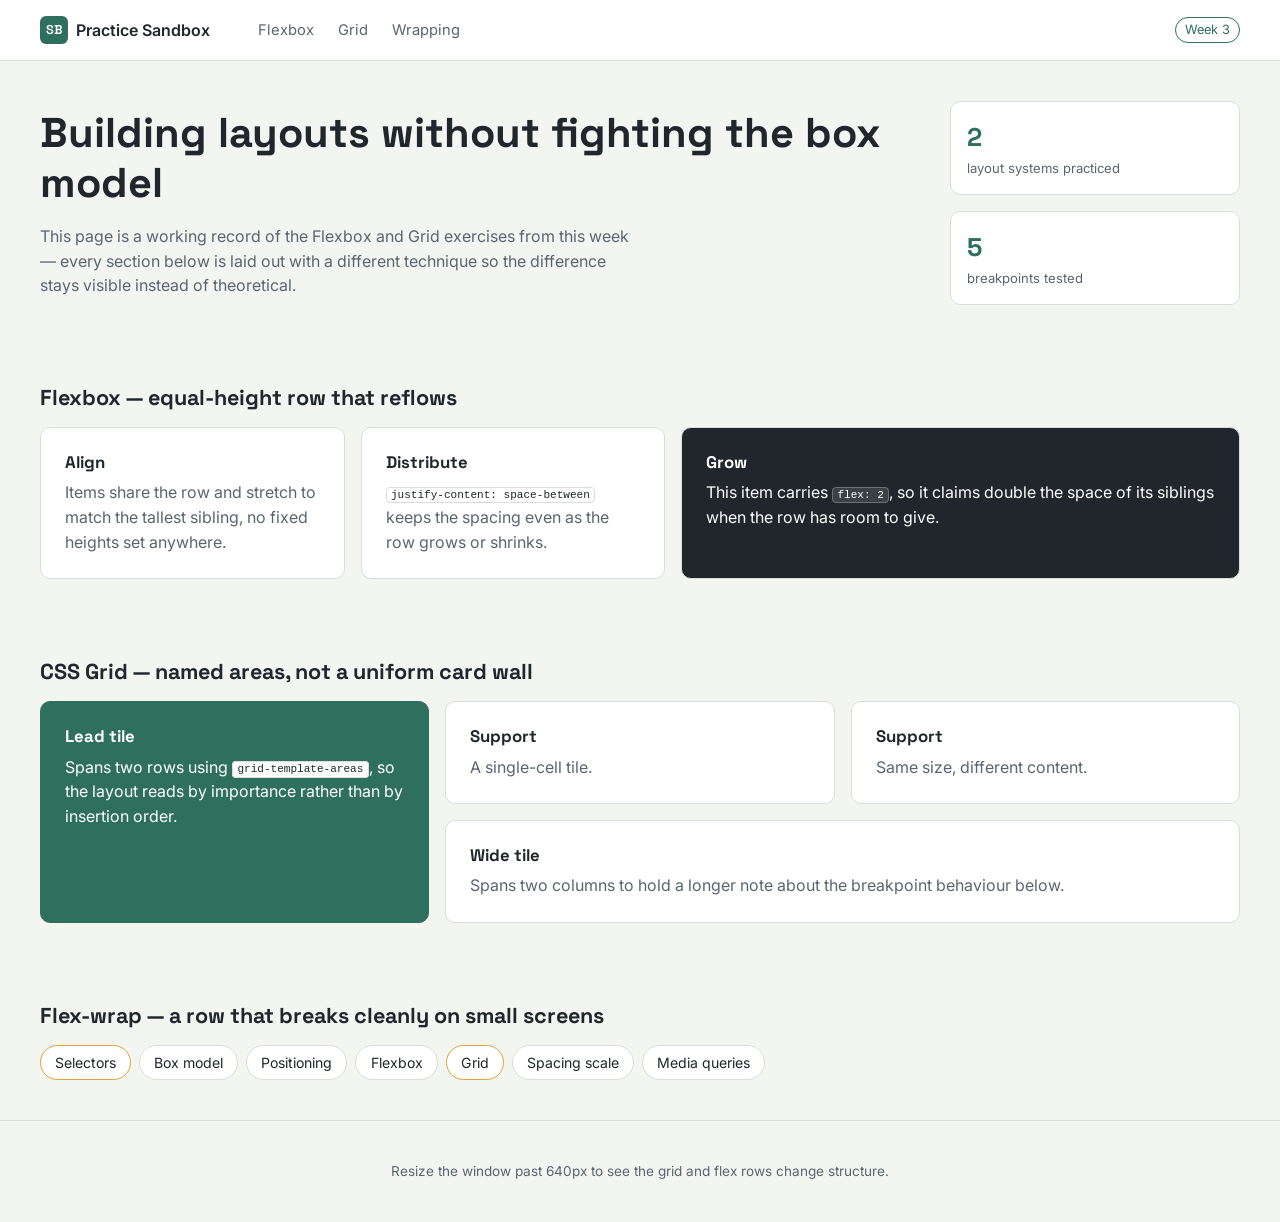
<file: 01-flexbox-grid/index.html>
<!DOCTYPE html>
<html lang="en">
<head>
<meta charset="UTF-8" />
<meta name="viewport" content="width=device-width, initial-scale=1.0" />
<title>Flexbox &amp; Grid — Practice Sandbox</title>
<link rel="preconnect" href="https://fonts.googleapis.com" />
<link href="https://fonts.googleapis.com/css2?family=Space+Grotesk:wght@500;700&family=Inter:wght@400;500;600&display=swap" rel="stylesheet" />
<link rel="stylesheet" href="style.css" />
</head>
<body>

  <header class="nav">
    <div class="nav__brand">
      <span class="nav__mark">SB</span>
      <span>Practice Sandbox</span>
    </div>
    <nav class="nav__links">
      <a href="#layout">Flexbox</a>
      <a href="#grid">Grid</a>
      <a href="#chips">Wrapping</a>
    </nav>
    <span class="nav__tag">Week 3</span>
  </header>

  <main>
    <section class="hero">
      <div class="hero__text">
        <h1>Building layouts without fighting the box model</h1>
        <p>This page is a working record of the Flexbox and Grid exercises from this week — every section below is
          laid out with a different technique so the difference stays visible instead of theoretical.</p>
      </div>
      <aside class="hero__panel">
        <div class="hero__stat">
          <strong>2</strong>
          <span>layout systems practiced</span>
        </div>
        <div class="hero__stat">
          <strong>5</strong>
          <span>breakpoints tested</span>
        </div>
      </aside>
    </section>

    <section id="layout" class="split">
      <h2>Flexbox — equal-height row that reflows</h2>
      <div class="split__row">
        <article class="split__item">
          <h3>Align</h3>
          <p>Items share the row and stretch to match the tallest sibling, no fixed heights set anywhere.</p>
        </article>
        <article class="split__item">
          <h3>Distribute</h3>
          <p><code>justify-content: space-between</code> keeps the spacing even as the row grows or shrinks.</p>
        </article>
        <article class="split__item split__item--wide">
          <h3>Grow</h3>
          <p>This item carries <code>flex: 2</code>, so it claims double the space of its siblings when the row has room to give.</p>
        </article>
      </div>
    </section>

    <section id="grid" class="bento">
      <h2>CSS Grid — named areas, not a uniform card wall</h2>
      <div class="bento__grid">
        <div class="bento__cell bento__cell--lead">
          <h3>Lead tile</h3>
          <p>Spans two rows using <code>grid-template-areas</code>, so the layout reads by importance rather than by insertion order.</p>
        </div>
        <div class="bento__cell">
          <h3>Support</h3>
          <p>A single-cell tile.</p>
        </div>
        <div class="bento__cell">
          <h3>Support</h3>
          <p>Same size, different content.</p>
        </div>
        <div class="bento__cell bento__cell--wide">
          <h3>Wide tile</h3>
          <p>Spans two columns to hold a longer note about the breakpoint behaviour below.</p>
        </div>
      </div>
    </section>

    <section id="chips" class="chips">
      <h2>Flex-wrap — a row that breaks cleanly on small screens</h2>
      <ul class="chips__list">
        <li>Selectors</li>
        <li>Box model</li>
        <li>Positioning</li>
        <li>Flexbox</li>
        <li>Grid</li>
        <li>Spacing scale</li>
        <li>Media queries</li>
      </ul>
    </section>
  </main>

  <footer class="foot">
    <p>Resize the window past 640px to see the grid and flex rows change structure.</p>
  </footer>

</body>
</html>
</file>
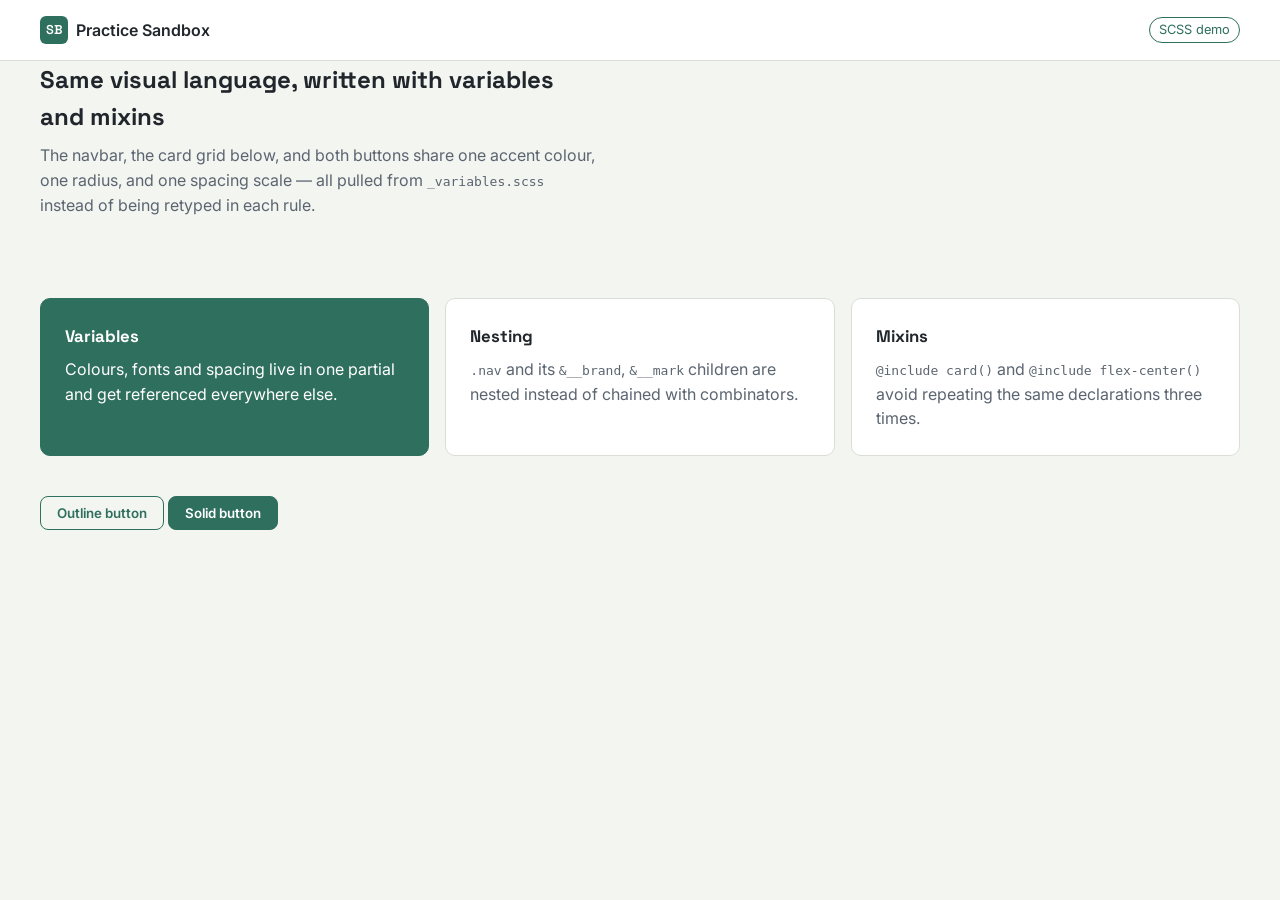
<file: 02-scss/index.html>
<!DOCTYPE html>
<html lang="en">
<head>
<meta charset="UTF-8" />
<meta name="viewport" content="width=device-width, initial-scale=1.0" />
<title>SCSS Practice — Sandbox</title>
<link rel="preconnect" href="https://fonts.googleapis.com" />
<link href="https://fonts.googleapis.com/css2?family=Space+Grotesk:wght@500;700&family=Inter:wght@400;500;600&display=swap" rel="stylesheet" />
<!-- This is the COMPILED output of scss/main.scss — see that folder for the source partials -->
<link rel="stylesheet" href="css/main.css" />
</head>
<body>

  <header class="nav">
    <div class="nav__brand">
      <span class="nav__mark">SB</span>
      <span>Practice Sandbox</span>
    </div>
    <span class="nav__tag">SCSS demo</span>
  </header>

  <section class="section">
    <h1>Same visual language, written with variables and mixins</h1>
    <p>The navbar, the card grid below, and both buttons share one accent colour, one radius, and one spacing
      scale — all pulled from <code>_variables.scss</code> instead of being retyped in each rule.</p>
  </section>

  <div class="card-grid">
    <article class="card card--accent">
      <h3>Variables</h3>
      <p>Colours, fonts and spacing live in one partial and get referenced everywhere else.</p>
    </article>
    <article class="card">
      <h3>Nesting</h3>
      <p><code>.nav</code> and its <code>&amp;__brand</code>, <code>&amp;__mark</code> children are nested instead of chained with combinators.</p>
    </article>
    <article class="card">
      <h3>Mixins</h3>
      <p><code>@include card()</code> and <code>@include flex-center()</code> avoid repeating the same declarations three times.</p>
    </article>
  </div>

  <section class="section">
    <button class="btn">Outline button</button>
    <button class="btn btn--solid">Solid button</button>
  </section>

</body>
</html>
</file>
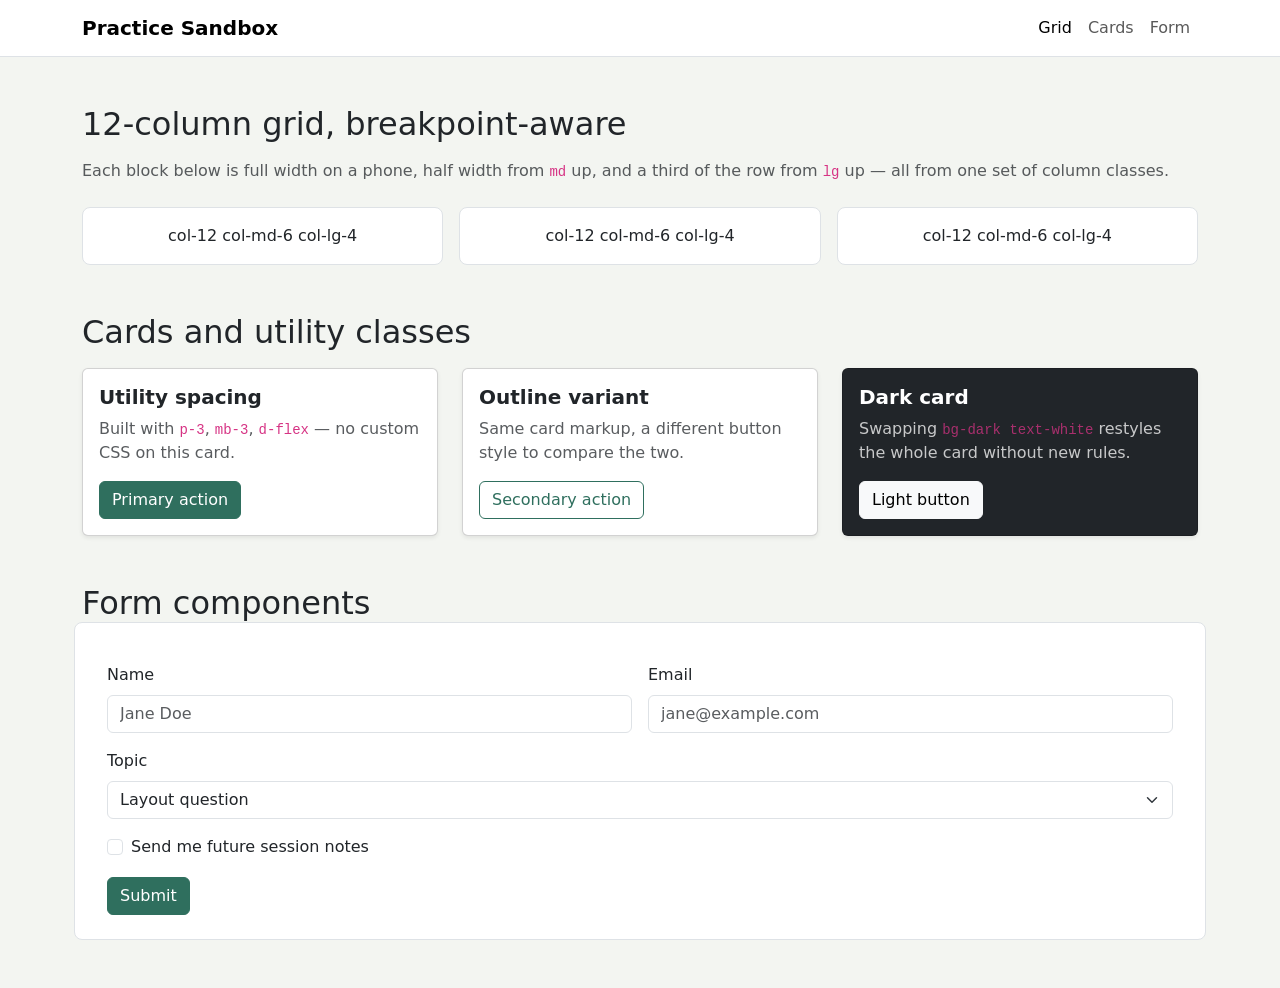
<file: 03-bootstrap/index.html>
<!DOCTYPE html>
<html lang="en">
<head>
<meta charset="UTF-8" />
<meta name="viewport" content="width=device-width, initial-scale=1.0" />
<title>Bootstrap Practice — Sandbox</title>
<link href="https://cdn.jsdelivr.net/npm/bootstrap@5.3.3/dist/css/bootstrap.min.css" rel="stylesheet" />
<style>
  /* Small overrides so the page doesn't read as raw default Bootstrap */
  :root { --bs-primary: #2F6F5E; --bs-primary-rgb: 47, 111, 94; }
  body { background: #F3F5F1; }
  .navbar-brand { font-weight: 700; }
  .btn-primary { background-color: #2F6F5E; border-color: #2F6F5E; }
  .btn-primary:hover { background-color: #24564A; border-color: #24564A; }
  .btn-outline-primary { color: #2F6F5E; border-color: #2F6F5E; }
  .btn-outline-primary:hover { background-color: #2F6F5E; border-color: #2F6F5E; }
  .card-title { font-weight: 600; }
</style>
</head>
<body>

  <!-- Navbar component -->
  <nav class="navbar navbar-expand-lg navbar-light bg-white border-bottom">
    <div class="container">
      <a class="navbar-brand" href="#">Practice Sandbox</a>
      <button class="navbar-toggler" type="button" data-bs-toggle="collapse" data-bs-target="#navMenu">
        <span class="navbar-toggler-icon"></span>
      </button>
      <div class="collapse navbar-collapse" id="navMenu">
        <ul class="navbar-nav ms-auto">
          <li class="nav-item"><a class="nav-link active" href="#grid">Grid</a></li>
          <li class="nav-item"><a class="nav-link" href="#cards">Cards</a></li>
          <li class="nav-item"><a class="nav-link" href="#form">Form</a></li>
        </ul>
      </div>
    </div>
  </nav>

  <!-- Grid system: container / row / col with breakpoint-aware columns -->
  <section id="grid" class="container py-5">
    <h2 class="mb-3">12-column grid, breakpoint-aware</h2>
    <p class="text-muted mb-4">Each block below is full width on a phone, half width from <code>md</code> up, and a
      third of the row from <code>lg</code> up — all from one set of column classes.</p>
    <div class="row g-3 text-center">
      <div class="col-12 col-md-6 col-lg-4">
        <div class="p-3 bg-white border rounded-3">col-12 col-md-6 col-lg-4</div>
      </div>
      <div class="col-12 col-md-6 col-lg-4">
        <div class="p-3 bg-white border rounded-3">col-12 col-md-6 col-lg-4</div>
      </div>
      <div class="col-12 col-md-6 col-lg-4">
        <div class="p-3 bg-white border rounded-3">col-12 col-md-6 col-lg-4</div>
      </div>
    </div>
  </section>

  <!-- Cards + buttons + utility classes -->
  <section id="cards" class="container pb-5">
    <h2 class="mb-3">Cards and utility classes</h2>
    <div class="row g-4">
      <div class="col-12 col-md-4">
        <div class="card h-100 shadow-sm">
          <div class="card-body d-flex flex-column">
            <h5 class="card-title">Utility spacing</h5>
            <p class="card-text text-muted flex-grow-1">Built with <code>p-3</code>, <code>mb-3</code>, <code>d-flex</code> — no custom CSS on this card.</p>
            <button class="btn btn-primary align-self-start">Primary action</button>
          </div>
        </div>
      </div>
      <div class="col-12 col-md-4">
        <div class="card h-100 shadow-sm">
          <div class="card-body d-flex flex-column">
            <h5 class="card-title">Outline variant</h5>
            <p class="card-text text-muted flex-grow-1">Same card markup, a different button style to compare the two.</p>
            <button class="btn btn-outline-primary align-self-start">Secondary action</button>
          </div>
        </div>
      </div>
      <div class="col-12 col-md-4">
        <div class="card h-100 shadow-sm bg-dark text-white">
          <div class="card-body d-flex flex-column">
            <h5 class="card-title">Dark card</h5>
            <p class="card-text flex-grow-1 opacity-75">Swapping <code>bg-dark text-white</code> restyles the whole card without new rules.</p>
            <button class="btn btn-light align-self-start">Light button</button>
          </div>
        </div>
      </div>
    </div>
  </section>

  <!-- Form components -->
  <section id="form" class="container pb-5">
    <h2 class="mb-3">Form components</h2>
    <form class="row g-3 bg-white p-4 border rounded-3" onsubmit="return false;">
      <div class="col-12 col-md-6">
        <label for="name" class="form-label">Name</label>
        <input type="text" class="form-control" id="name" placeholder="Jane Doe" />
      </div>
      <div class="col-12 col-md-6">
        <label for="email" class="form-label">Email</label>
        <input type="email" class="form-control" id="email" placeholder="jane@example.com" />
      </div>
      <div class="col-12">
        <label for="topic" class="form-label">Topic</label>
        <select class="form-select" id="topic">
          <option selected>Layout question</option>
          <option>Component question</option>
          <option>Something else</option>
        </select>
      </div>
      <div class="col-12">
        <div class="form-check">
          <input class="form-check-input" type="checkbox" id="updates" />
          <label class="form-check-label" for="updates">Send me future session notes</label>
        </div>
      </div>
      <div class="col-12">
        <button type="submit" class="btn btn-primary">Submit</button>
      </div>
    </form>
  </section>

  <script src="https://cdn.jsdelivr.net/npm/bootstrap@5.3.3/dist/js/bootstrap.bundle.min.js"></script>
</body>
</html>
</file>
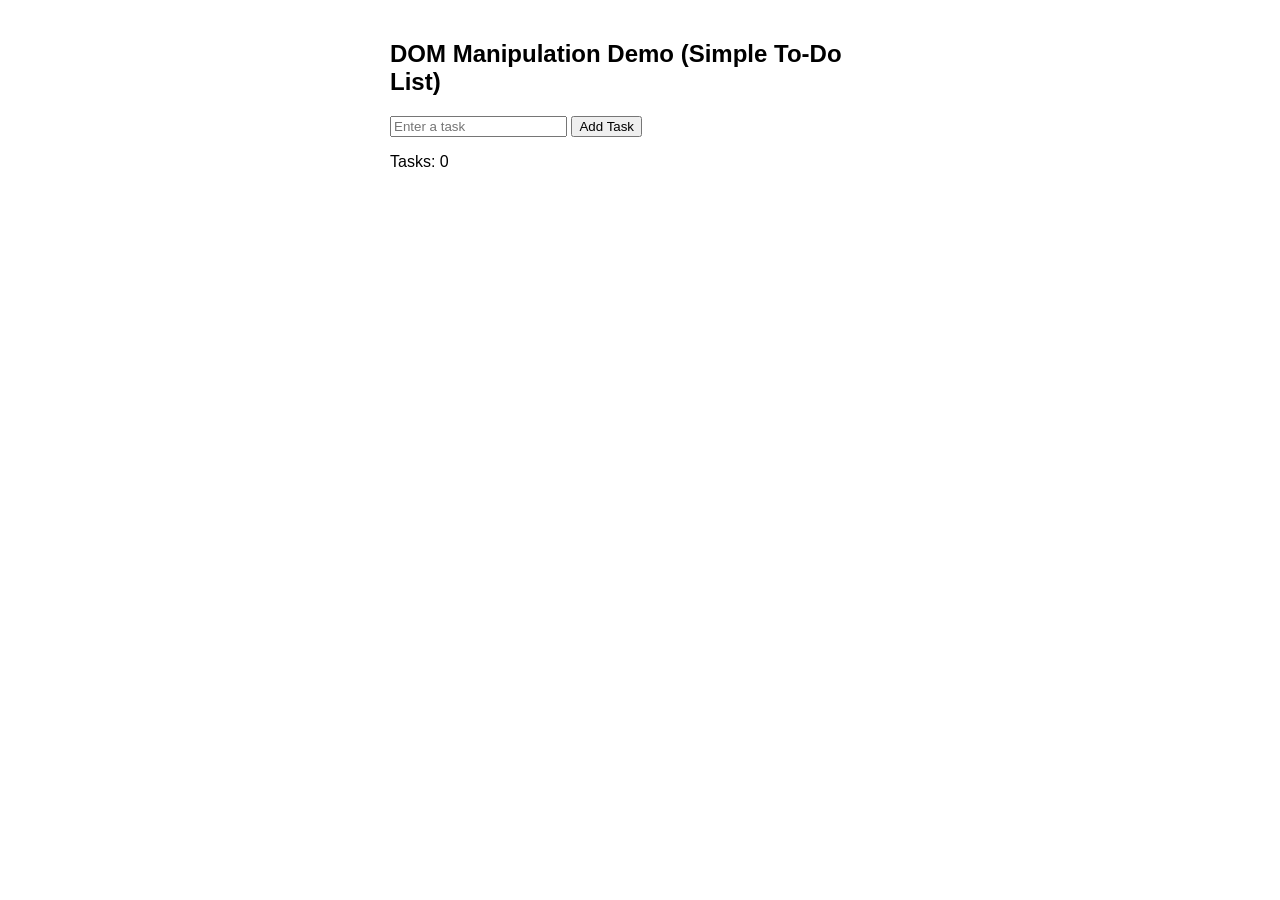
<file: week4_learning/05-dom-manipulation.html>
<!DOCTYPE html>
<html lang="en">
<head>
  <meta charset="UTF-8" />
  <title>DOM Manipulation Demo</title>
  <style>
    body { font-family: Arial, sans-serif; max-width: 500px; margin: 40px auto; }
    #list { padding-left: 20px; }
    .done { text-decoration: line-through; color: gray; }
    button { margin-right: 8px; }
  </style>
</head>
<body>
  <h2>DOM Manipulation Demo (Simple To-Do List)</h2>

  <input type="text" id="taskInput" placeholder="Enter a task" />
  <button id="addBtn">Add Task</button>

  <ul id="list"></ul>

  <p id="counter">Tasks: 0</p>

  <script>
    // Selecting elements from the DOM
    const input = document.getElementById("taskInput");
    const addBtn = document.getElementById("addBtn");
    const list = document.getElementById("list");
    const counter = document.getElementById("counter");

    let taskCount = 0;

    function updateCounter() {
      counter.textContent = `Tasks: ${taskCount}`;
    }

    function addTask() {
      const text = input.value.trim();
      if (text === "") return;

      // Creating a new element dynamically
      const li = document.createElement("li");
      li.textContent = text;

      // Toggle "done" style on click
      li.addEventListener("click", () => {
        li.classList.toggle("done");
      });

      // Remove button for each task
      const removeBtn = document.createElement("button");
      removeBtn.textContent = "Remove";
      removeBtn.addEventListener("click", (e) => {
        e.stopPropagation(); // don't trigger the li's click too
        list.removeChild(li);
        taskCount--;
        updateCounter();
      });

      li.appendChild(removeBtn);
      list.appendChild(li); // Adding element to the DOM

      taskCount++;
      updateCounter();

      input.value = "";
      input.focus();
    }

    // Event listeners
    addBtn.addEventListener("click", addTask);
    input.addEventListener("keydown", (e) => {
      if (e.key === "Enter") addTask();
    });
  </script>
</body>
</html>
</file>
<file: 01-flexbox-grid/style.css>
/* ---------------------------------------------
   Tokens
--------------------------------------------- */
:root {
  --bg: #F3F5F1;
  --surface: #FFFFFF;
  --ink: #20262B;
  --ink-soft: #5B6570;
  --accent: #2F6F5E;
  --accent-warm: #E2A33B;
  --line: #DBDED6;

  --font-head: "Space Grotesk", sans-serif;
  --font-body: "Inter", sans-serif;

  --space-1: 0.5rem;
  --space-2: 1rem;
  --space-3: 1.5rem;
  --space-4: 2.5rem;
  --space-5: 4rem;
}

* { box-sizing: border-box; }

body {
  margin: 0;
  background: var(--bg);
  color: var(--ink);
  font-family: var(--font-body);
  line-height: 1.55;
}

h1, h2, h3 {
  font-family: var(--font-head);
  font-weight: 700;
  margin: 0 0 var(--space-2);
  line-height: 1.2;
}

h1 { font-size: clamp(1.8rem, 3vw + 1rem, 2.6rem); }
h2 { font-size: 1.35rem; }
h3 { font-size: 1.05rem; margin-bottom: var(--space-1); }

p { margin: 0; color: var(--ink-soft); }

code {
  background: var(--surface);
  border: 1px solid var(--line);
  border-radius: 4px;
  padding: 0.1em 0.4em;
  font-size: 0.85em;
  color: var(--ink);
}

section, header, footer { padding: var(--space-4) var(--space-4); }

/* ---------------------------------------------
   Flexbox: top nav
--------------------------------------------- */
.nav {
  display: flex;
  align-items: center;
  gap: var(--space-3);
  padding: var(--space-2) var(--space-4);
  background: var(--surface);
  border-bottom: 1px solid var(--line);
}

.nav__brand {
  display: flex;
  align-items: center;
  gap: var(--space-1);
  font-weight: 600;
}

.nav__mark {
  display: inline-flex;
  align-items: center;
  justify-content: center;
  width: 28px;
  height: 28px;
  background: var(--accent);
  color: var(--surface);
  font-family: var(--font-head);
  font-size: 0.8rem;
  border-radius: 6px;
}

.nav__links {
  display: flex;
  gap: var(--space-3);
  margin-left: var(--space-3);
}

.nav__links a {
  color: var(--ink-soft);
  text-decoration: none;
  font-size: 0.92rem;
}

.nav__links a:hover { color: var(--accent); }

.nav__tag {
  margin-left: auto;
  font-size: 0.8rem;
  color: var(--accent);
  border: 1px solid var(--accent);
  padding: 0.2em 0.7em;
  border-radius: 20px;
}

/* ---------------------------------------------
   Flexbox: hero (two unequal columns)
--------------------------------------------- */
.hero {
  display: flex;
  gap: var(--space-4);
  align-items: center;
}

.hero__text { flex: 3; }
.hero__text p { margin-top: var(--space-2); max-width: 60ch; }

.hero__panel {
  flex: 1;
  display: flex;
  flex-direction: column;
  gap: var(--space-2);
  min-width: 180px;
}

.hero__stat {
  background: var(--surface);
  border: 1px solid var(--line);
  border-radius: 10px;
  padding: var(--space-2);
  display: flex;
  flex-direction: column;
}

.hero__stat strong {
  font-family: var(--font-head);
  font-size: 1.6rem;
  color: var(--accent);
}

.hero__stat span {
  font-size: 0.82rem;
  color: var(--ink-soft);
}

/* ---------------------------------------------
   Flexbox: equal-height, mixed-grow row
--------------------------------------------- */
.split__row {
  display: flex;
  gap: var(--space-2);
  justify-content: space-between;
}

.split__item {
  flex: 1;
  background: var(--surface);
  border: 1px solid var(--line);
  border-radius: 10px;
  padding: var(--space-3);
}

.split__item--wide { flex: 2; background: var(--ink); }
.split__item--wide h3,
.split__item--wide p { color: var(--surface); }
.split__item--wide code { background: rgba(255,255,255,0.12); border-color: rgba(255,255,255,0.25); color: var(--surface); }

/* ---------------------------------------------
   Grid: bento layout via named areas
--------------------------------------------- */
.bento__grid {
  display: grid;
  grid-template-columns: repeat(3, 1fr);
  grid-template-areas:
    "lead support-a support-b"
    "lead wide      wide";
  gap: var(--space-2);
}

.bento__cell {
  background: var(--surface);
  border: 1px solid var(--line);
  border-radius: 10px;
  padding: var(--space-3);
}

.bento__cell--lead {
  grid-area: lead;
  background: var(--accent);
  border-color: var(--accent);
}
.bento__cell--lead h3,
.bento__cell--lead p { color: var(--surface); }

.bento__cell--wide { grid-area: wide; }

.bento__grid .bento__cell:nth-child(2) { grid-area: support-a; }
.bento__grid .bento__cell:nth-child(3) { grid-area: support-b; }

/* ---------------------------------------------
   Flex-wrap: chip row
--------------------------------------------- */
.chips__list {
  display: flex;
  flex-wrap: wrap;
  gap: var(--space-1);
  list-style: none;
  margin: 0;
  padding: 0;
}

.chips__list li {
  background: var(--surface);
  border: 1px solid var(--line);
  border-radius: 20px;
  padding: 0.4em 1em;
  font-size: 0.88rem;
}

.chips__list li:nth-child(4n+1) { border-color: var(--accent-warm); }

/* ---------------------------------------------
   Footer
--------------------------------------------- */
.foot {
  border-top: 1px solid var(--line);
  text-align: center;
}
.foot p { font-size: 0.85rem; }

/* ---------------------------------------------
   Responsive breakpoints
--------------------------------------------- */
@media (max-width: 860px) {
  .bento__grid {
    grid-template-columns: 1fr 1fr;
    grid-template-areas:
      "lead lead"
      "support-a support-b"
      "wide wide";
  }
}

@media (max-width: 640px) {
  section, header, footer { padding: var(--space-3) var(--space-2); }

  .nav { flex-wrap: wrap; }
  .nav__links { margin-left: 0; order: 3; width: 100%; }

  .hero { flex-direction: column; align-items: stretch; }
  .hero__panel { flex-direction: row; }

  .split__row { flex-direction: column; }
  .split__item--wide { order: -1; }

  .bento__grid {
    grid-template-columns: 1fr;
    grid-template-areas:
      "lead"
      "support-a"
      "support-b"
      "wide";
  }
}
</file>
<file: 02-scss/css/main.css>
* {
  box-sizing: border-box;
}

body {
  margin: 0;
  background: #F3F5F1;
  color: #20262B;
  font-family: "Inter", sans-serif;
  line-height: 1.55;
}

h1, h2, h3 {
  font-family: "Space Grotesk", sans-serif;
  font-weight: 700;
  margin: 0 0 0.5rem;
}

p {
  margin: 0;
  color: #5B6570;
}

.nav {
  display: flex;
  align-items: center;
  justify-content: center;
  gap: 1.5rem;
  justify-content: flex-start;
  padding: 1rem 2.5rem;
  background: #FFFFFF;
  border-bottom: 1px solid #DBDED6;
}
.nav__brand {
  display: flex;
  align-items: center;
  justify-content: center;
  gap: 0.5rem;
  font-weight: 600;
}
.nav__mark {
  display: flex;
  align-items: center;
  justify-content: center;
  gap: 0.5rem;
  width: 28px;
  height: 28px;
  background: #2F6F5E;
  color: #FFFFFF;
  font-family: "Space Grotesk", sans-serif;
  font-size: 0.8rem;
  border-radius: 6px;
}
.nav__tag {
  margin-left: auto;
  font-size: 0.8rem;
  color: #2F6F5E;
  border: 1px solid #2F6F5E;
  padding: 0.2em 0.7em;
  border-radius: 20px;
}

.card-grid {
  display: grid;
  grid-template-columns: repeat(3, 1fr);
  gap: 1rem;
  padding: 2.5rem;
}
@media (max-width: 768px) {
  .card-grid {
    grid-template-columns: 1fr;
  }
}

.card {
  background: #FFFFFF;
  border: 1px solid #DBDED6;
  border-radius: 10px;
  padding: 1.5rem;
}
.card h3 {
  font-size: 1.05rem;
}
.card--accent {
  background: #2F6F5E;
  border-color: #2F6F5E;
}
.card--accent h3, .card--accent p {
  color: #FFFFFF;
}

.btn {
  display: flex;
  align-items: center;
  justify-content: center;
  gap: 0.4em;
  display: inline-flex;
  padding: 0.6em 1.2em;
  border-radius: 8px;
  border: 1px solid #2F6F5E;
  background: transparent;
  color: #2F6F5E;
  font-family: "Inter", sans-serif;
  font-weight: 600;
  cursor: pointer;
  transition: background 0.15s ease, color 0.15s ease;
}
.btn:hover {
  background: #2F6F5E;
  color: #FFFFFF;
}
.btn--solid {
  background: #2F6F5E;
  color: #FFFFFF;
}
.btn--solid:hover {
  background: rgb(13.6718788781%, 32.2889054356%, 27.3437577563%);
}

.section {
  padding: 0 2.5rem 2.5rem;
  max-width: 640px;
}
.section p {
  margin-top: 0.5rem;
}
</file>
